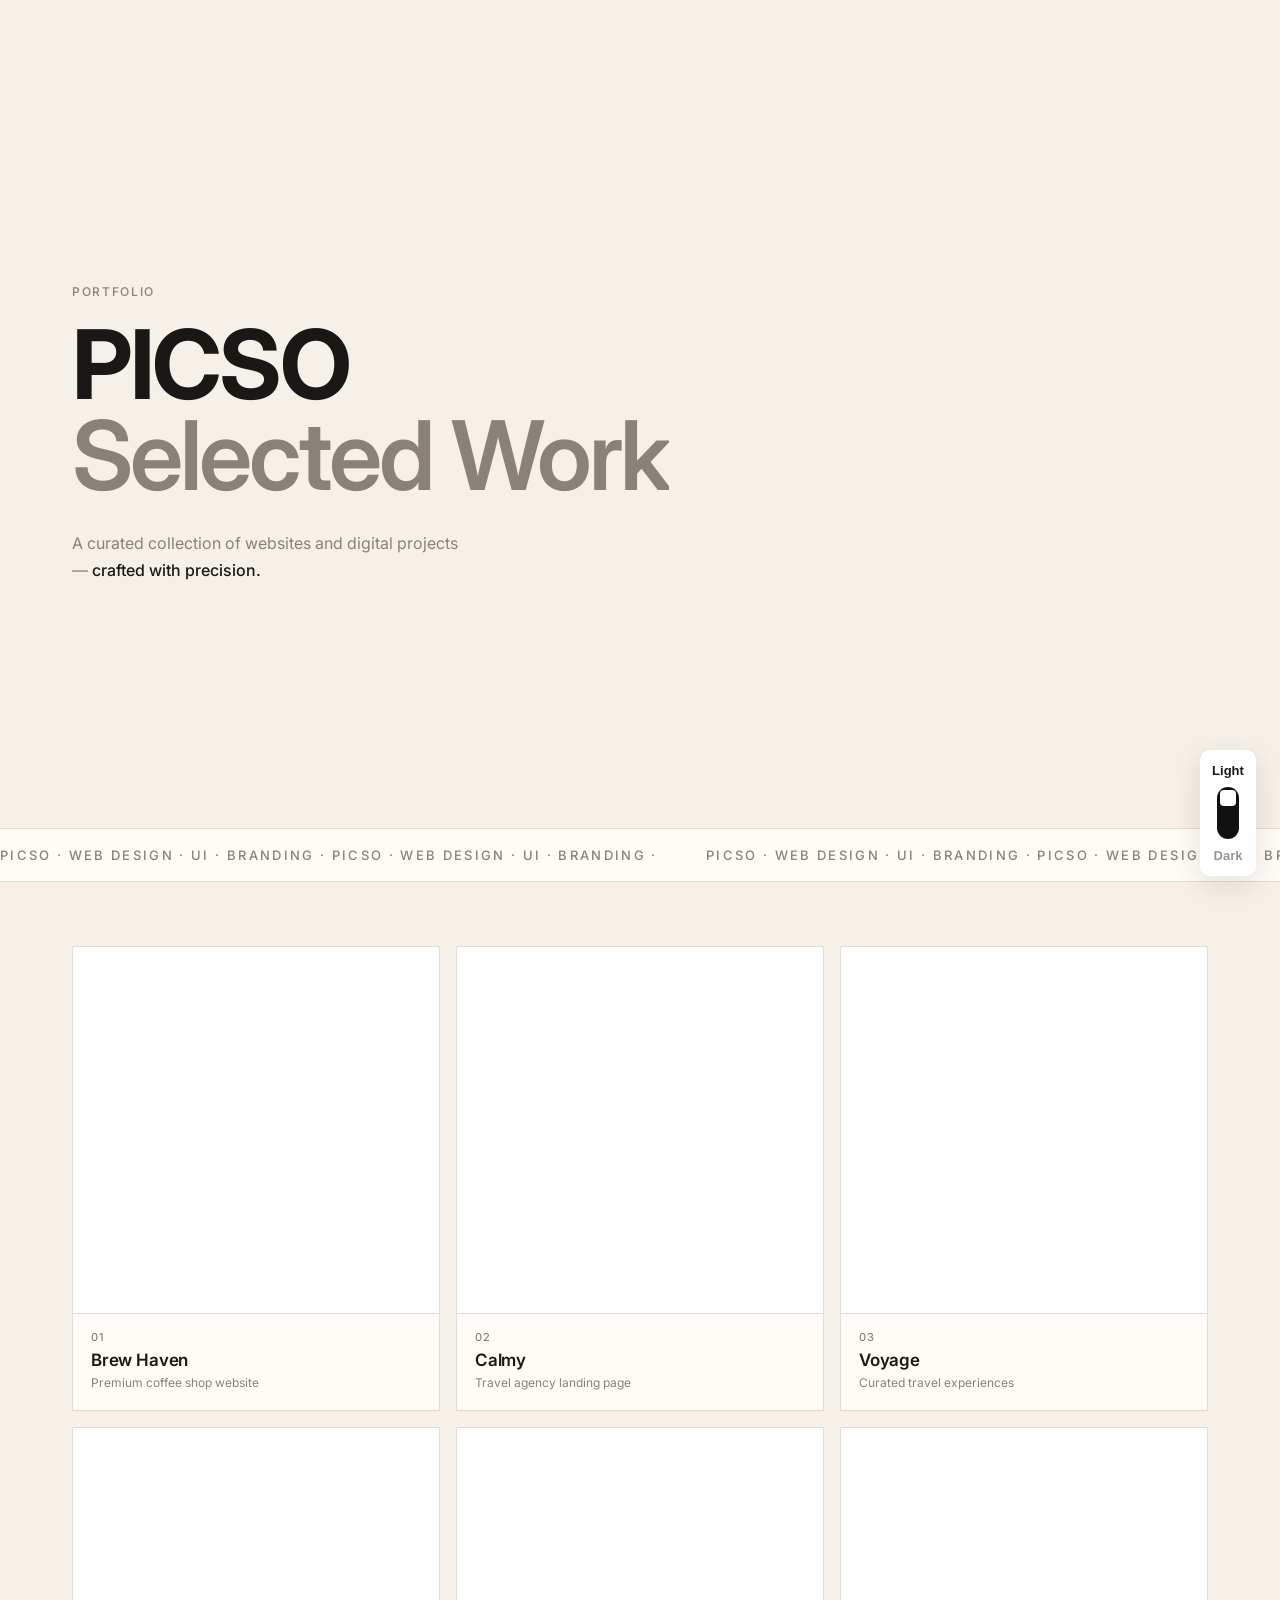
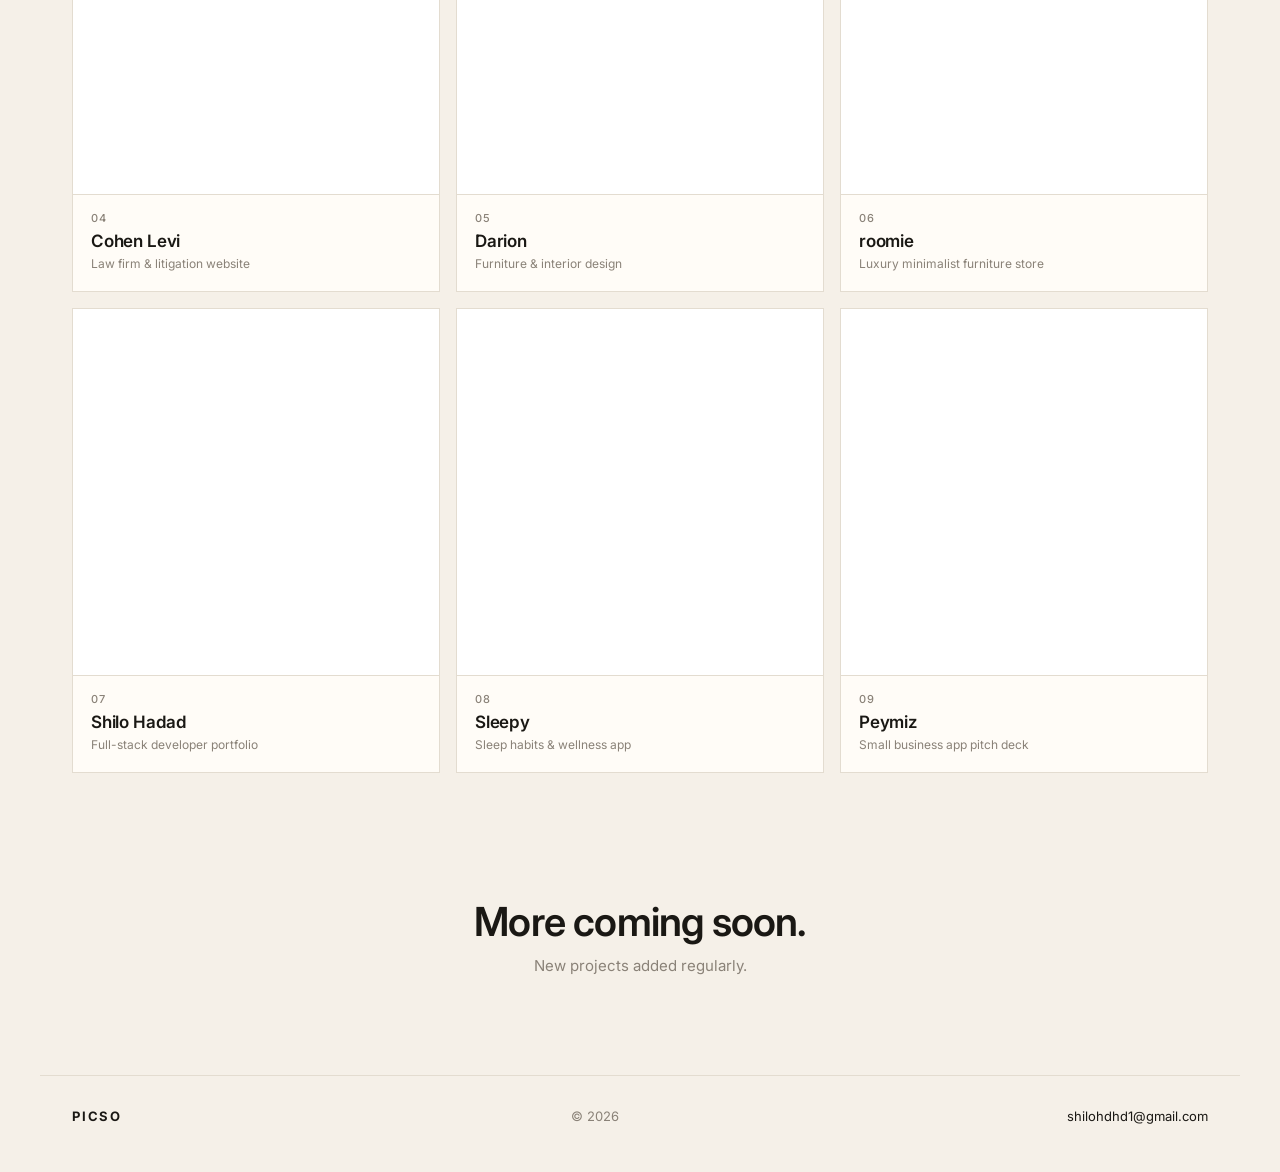
<file: index.html>
<!DOCTYPE html>
<html lang="en">
  <head>
    <meta charset="UTF-8" />
    <meta name="viewport" content="width=device-width, initial-scale=1.0" />
    <title>PICSO — Selected Work</title>
    <link rel="preconnect" href="https://fonts.googleapis.com" />
    <link rel="preconnect" href="https://fonts.gstatic.com" crossorigin />
    <link
      href="https://fonts.googleapis.com/css2?family=Inter:wght@400;500;600;700&display=swap"
      rel="stylesheet"
    />
    <link rel="stylesheet" href="./style.css" />
    <script>
      (function () {
        if (localStorage.getItem("picso-theme") === "dark") {
          document.documentElement.setAttribute("data-theme", "dark");
        }
      })();
    </script>
  </head>
  <body>
    <div class="scroll-progress" aria-hidden="true"></div>

    <nav class="nav">
      <a href="#" class="nav-logo">PICSO</a>
      <span class="nav-count"><span id="count">09</span> projects</span>
    </nav>

    <header class="hero" id="hero">
      <div class="hero-content">
        <p class="hero-label reveal">Portfolio</p>
        <h1 class="hero-title">
          <span class="line line-brand" data-split>PICSO</span>
          <span class="line line-sub"><span>Selected Work</span></span>
        </h1>
        <p class="hero-sub reveal">
          A curated collection of websites and digital projects —
          <em>crafted with precision.</em>
        </p>
      </div>
    </header>

    <section class="marquee-wrap reveal">
      <div class="marquee">
        <span>PICSO · WEB DESIGN · UI · BRANDING · PICSO · WEB DESIGN · UI · BRANDING ·</span>
        <span>PICSO · WEB DESIGN · UI · BRANDING · PICSO · WEB DESIGN · UI · BRANDING ·</span>
      </div>
    </section>

    <main class="grid">
      <a
        href="https://espressomusic.github.io/COFFEE/"
        class="tile reveal"
        data-index="01"
        target="_blank"
        rel="noopener noreferrer"
      >
        <div class="tile-glow"></div>
        <div class="tile-preview">
          <iframe
            data-src="https://espressomusic.github.io/COFFEE/"
            title="Brew Haven preview"
            tabindex="-1"
          ></iframe>
        </div>
        <div class="tile-info">
          <span class="tile-num">01</span>
          <h2>Brew Haven</h2>
          <p>Premium coffee shop website</p>
        </div>
      </a>

      <a
        href="https://espressomusic.github.io/CALMY/"
        class="tile reveal"
        data-index="02"
        target="_blank"
        rel="noopener noreferrer"
      >
        <div class="tile-glow"></div>
        <div class="tile-preview">
          <iframe
            data-src="https://espressomusic.github.io/CALMY/"
            title="Calmy preview"
            tabindex="-1"
          ></iframe>
        </div>
        <div class="tile-info">
          <span class="tile-num">02</span>
          <h2>Calmy</h2>
          <p>Travel agency landing page</p>
        </div>
      </a>

      <a
        href="https://espressomusic.github.io/TRAVEL-W-4/"
        class="tile reveal"
        data-index="03"
        target="_blank"
        rel="noopener noreferrer"
      >
        <div class="tile-glow"></div>
        <div class="tile-preview">
          <iframe
            data-src="https://espressomusic.github.io/TRAVEL-W-4/"
            title="Voyage preview"
            tabindex="-1"
          ></iframe>
        </div>
        <div class="tile-info">
          <span class="tile-num">03</span>
          <h2>Voyage</h2>
          <p>Curated travel experiences</p>
        </div>
      </a>

      <a
        href="https://espressomusic.github.io/LAWER-1/"
        class="tile reveal"
        data-index="04"
        target="_blank"
        rel="noopener noreferrer"
      >
        <div class="tile-glow"></div>
        <div class="tile-preview">
          <iframe
            data-src="https://espressomusic.github.io/LAWER-1/"
            title="Cohen Levi preview"
            tabindex="-1"
          ></iframe>
        </div>
        <div class="tile-info">
          <span class="tile-num">04</span>
          <h2>Cohen Levi</h2>
          <p>Law firm & litigation website</p>
        </div>
      </a>

      <a
        href="https://espressomusic.github.io/-1/"
        class="tile reveal"
        data-index="05"
        target="_blank"
        rel="noopener noreferrer"
      >
        <div class="tile-glow"></div>
        <div class="tile-preview">
          <iframe
            data-src="https://espressomusic.github.io/-1/"
            title="Darion preview"
            tabindex="-1"
          ></iframe>
        </div>
        <div class="tile-info">
          <span class="tile-num">05</span>
          <h2>Darion</h2>
          <p>Furniture & interior design</p>
        </div>
      </a>

      <a
        href="https://espressomusic.github.io/FURTUNE2/"
        class="tile reveal"
        data-index="06"
        target="_blank"
        rel="noopener noreferrer"
      >
        <div class="tile-glow"></div>
        <div class="tile-preview">
          <iframe
            data-src="https://espressomusic.github.io/FURTUNE2/"
            title="roomie preview"
            tabindex="-1"
          ></iframe>
        </div>
        <div class="tile-info">
          <span class="tile-num">06</span>
          <h2>roomie</h2>
          <p>Luxury minimalist furniture store</p>
        </div>
      </a>

      <a
        href="https://espressomusic.github.io/portfolio-Shilo/"
        class="tile reveal"
        data-index="07"
        target="_blank"
        rel="noopener noreferrer"
      >
        <div class="tile-glow"></div>
        <div class="tile-preview">
          <iframe
            data-src="https://espressomusic.github.io/portfolio-Shilo/"
            title="Shilo Hadad preview"
            tabindex="-1"
          ></iframe>
        </div>
        <div class="tile-info">
          <span class="tile-num">07</span>
          <h2>Shilo Hadad</h2>
          <p>Full-stack developer portfolio</p>
        </div>
      </a>

      <a
        href="https://espressomusic.github.io/Sleepy-App-Website/"
        class="tile reveal"
        data-index="08"
        target="_blank"
        rel="noopener noreferrer"
      >
        <div class="tile-glow"></div>
        <div class="tile-preview">
          <iframe
            data-src="https://espressomusic.github.io/Sleepy-App-Website/"
            title="Sleepy preview"
            tabindex="-1"
          ></iframe>
        </div>
        <div class="tile-info">
          <span class="tile-num">08</span>
          <h2>Sleepy</h2>
          <p>Sleep habits & wellness app</p>
        </div>
      </a>

      <a
        href="https://espressomusic.github.io/Showcase-Paymiz/peymiz-pitch/"
        class="tile reveal"
        data-index="09"
        target="_blank"
        rel="noopener noreferrer"
      >
        <div class="tile-glow"></div>
        <div class="tile-preview">
          <iframe
            data-src="https://espressomusic.github.io/Showcase-Paymiz/peymiz-pitch/"
            title="Peymiz preview"
            tabindex="-1"
          ></iframe>
        </div>
        <div class="tile-info">
          <span class="tile-num">09</span>
          <h2>Peymiz</h2>
          <p>Small business app pitch deck</p>
        </div>
      </a>
    </main>

    <section class="cta reveal">
      <h2>More coming soon.</h2>
      <p>New projects added regularly.</p>
    </section>

    <footer class="footer reveal">
      <p class="footer-brand">PICSO</p>
      <p>&copy; 2026</p>
      <a href="mailto:shilohdhd1@gmail.com">shilohdhd1@gmail.com</a>
    </footer>

    <button
      class="theme-toggle"
      id="themeToggle"
      type="button"
      aria-label="Switch between light and dark mode"
    >
      <span class="theme-label">Light</span>
      <span class="theme-track" aria-hidden="true">
        <span class="theme-thumb"></span>
      </span>
      <span class="theme-label">Dark</span>
    </button>

    <script src="./script.js"></script>
  </body>
</html>
</file>
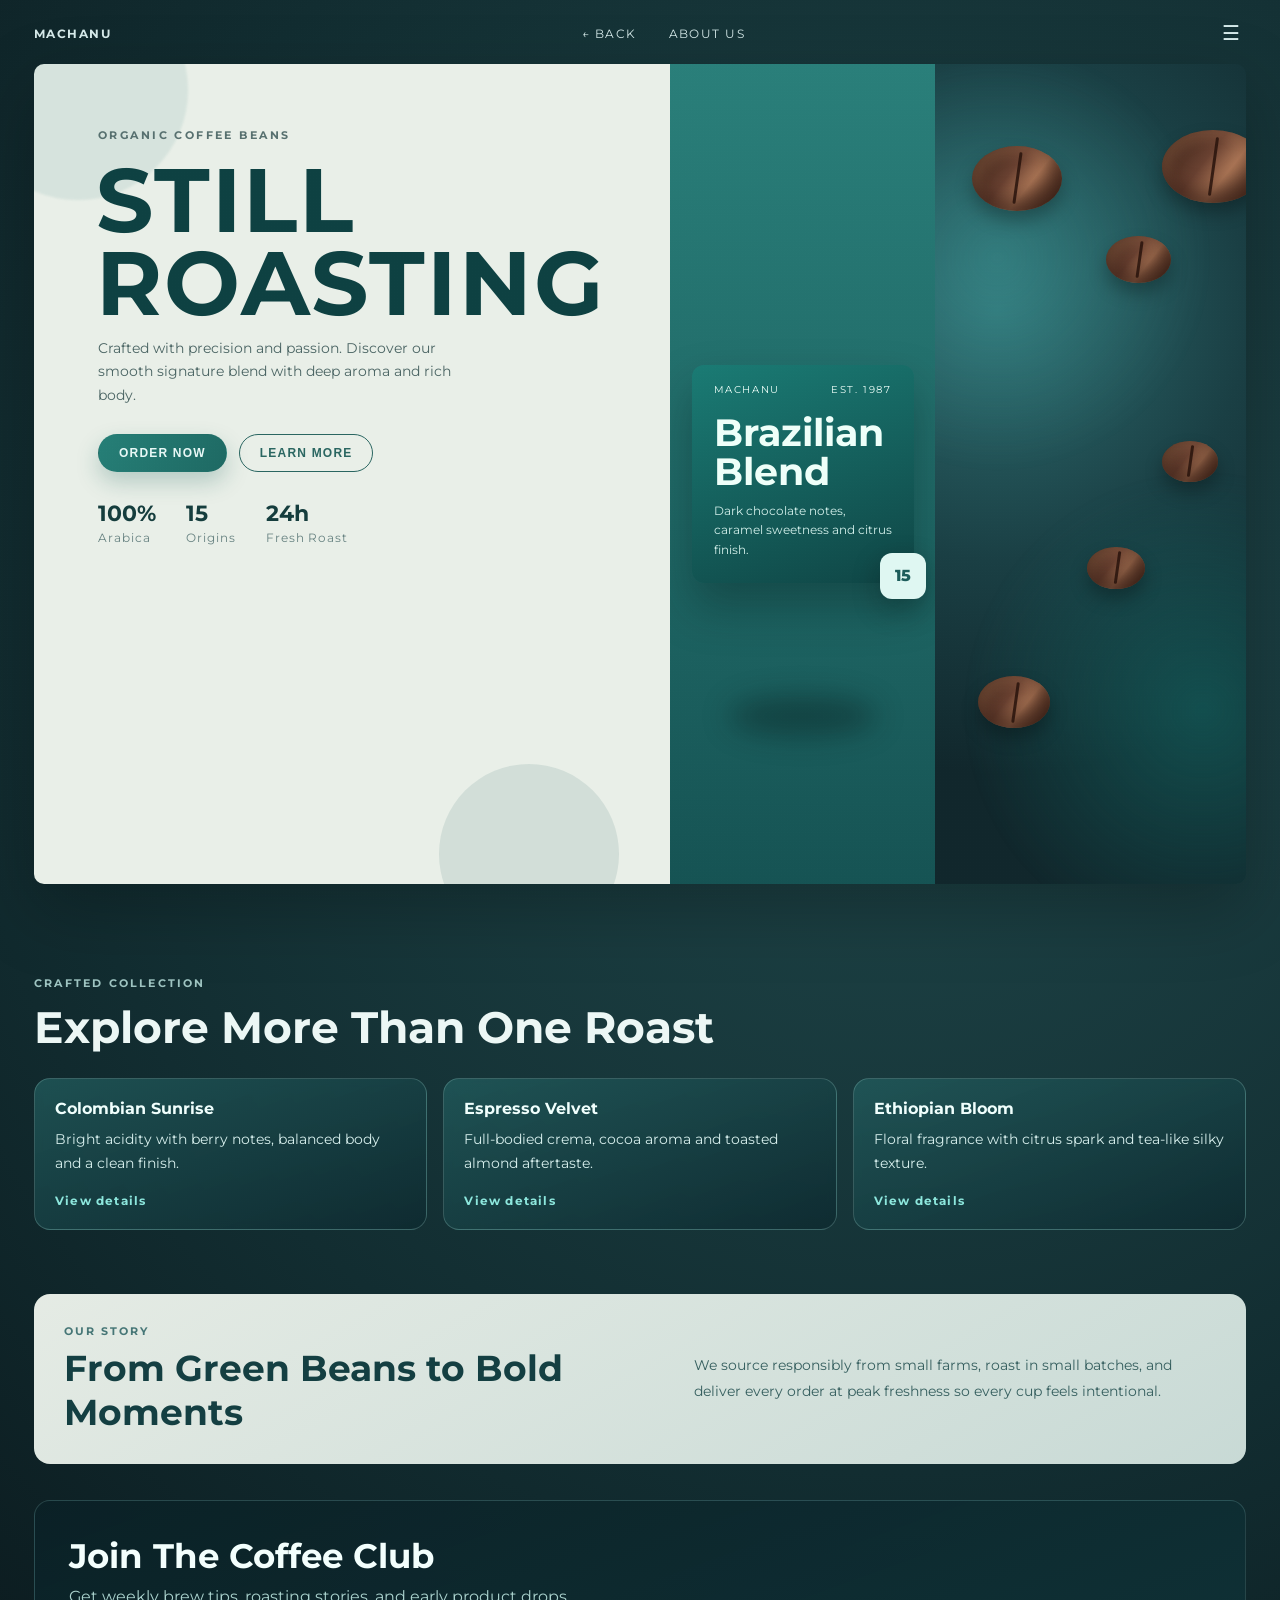
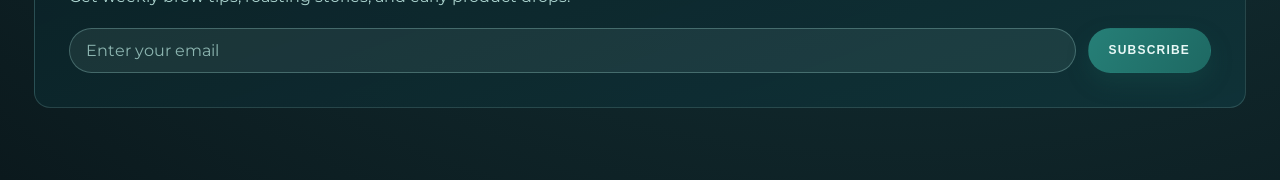
<file: coffee.html>
<!DOCTYPE html>
<html lang="en">
  <head>
    <meta charset="UTF-8" />
    <meta name="viewport" content="width=device-width, initial-scale=1.0" />
    <title>Still Roasting</title>
    <link rel="preconnect" href="https://fonts.googleapis.com" />
    <link rel="preconnect" href="https://fonts.gstatic.com" crossorigin />
    <link
      href="https://fonts.googleapis.com/css2?family=Montserrat:wght@400;500;600;700;800;900&display=swap"
      rel="stylesheet"
    />
    <link rel="stylesheet" href="./coffee.css" />
  </head>
  <body>
    <div class="grain"></div>
    <main class="hero" id="hero">
      <header class="topbar">
        <div class="brand">MACHANU</div>
        <nav class="nav">
          <a href="./index.html">← BACK</a>
          <a href="#">ABOUT US</a>
        </nav>
        <button class="menu-btn" aria-label="Open menu">☰</button>
      </header>

      <section class="content">
        <article class="left-panel">
          <p class="small-headline">ORGANIC COFFEE BEANS</p>
          <h1>STILL<br />ROASTING</h1>
          <p class="lead">
            Crafted with precision and passion. Discover our smooth signature
            blend with deep aroma and rich body.
          </p>
          <div class="cta-row">
            <button class="btn btn-primary">ORDER NOW</button>
            <button class="btn btn-ghost">LEARN MORE</button>
          </div>
          <div class="stats">
            <div>
              <strong>100%</strong>
              <span>Arabica</span>
            </div>
            <div>
              <strong>15</strong>
              <span>Origins</span>
            </div>
            <div>
              <strong>24h</strong>
              <span>Fresh Roast</span>
            </div>
          </div>
        </article>

        <article class="product-stage" aria-label="Product visual">
          <div class="card-shadow"></div>
          <div class="product-card">
            <div class="product-top">
              <span class="stamp">MACHANU</span>
              <span class="year">EST. 1987</span>
            </div>
            <h2>Brazilian<br />Blend</h2>
            <p>Dark chocolate notes, caramel sweetness and citrus finish.</p>
            <div class="badge">15</div>
          </div>
        </article>

        <article class="right-panel">
          <div class="background-glow"></div>
          <div class="bean bean-1"></div>
          <div class="bean bean-2"></div>
          <div class="bean bean-3"></div>
          <div class="bean bean-4"></div>
          <div class="bean bean-5"></div>
          <div class="bean bean-6"></div>
        </article>
      </section>
    </main>

    <section class="more-content">
      <div class="section-heading">
        <p>CRAFTED COLLECTION</p>
        <h3>Explore More Than One Roast</h3>
      </div>
      <div class="cards-grid">
        <article class="info-card">
          <h4>Colombian Sunrise</h4>
          <p>Bright acidity with berry notes, balanced body and a clean finish.</p>
          <a href="#">View details</a>
        </article>
        <article class="info-card">
          <h4>Espresso Velvet</h4>
          <p>Full-bodied crema, cocoa aroma and toasted almond aftertaste.</p>
          <a href="#">View details</a>
        </article>
        <article class="info-card">
          <h4>Ethiopian Bloom</h4>
          <p>Floral fragrance with citrus spark and tea-like silky texture.</p>
          <a href="#">View details</a>
        </article>
      </div>
    </section>

    <section class="story-strip">
      <div>
        <p class="kicker">OUR STORY</p>
        <h3>From Green Beans to Bold Moments</h3>
      </div>
      <p>
        We source responsibly from small farms, roast in small batches, and
        deliver every order at peak freshness so every cup feels intentional.
      </p>
    </section>

    <section class="newsletter">
      <h3>Join The Coffee Club</h3>
      <p>Get weekly brew tips, roasting stories, and early product drops.</p>
      <form class="newsletter-form">
        <input type="email" placeholder="Enter your email" />
        <button type="submit" class="btn btn-primary">SUBSCRIBE</button>
      </form>
    </section>

    <script src="./coffee.js"></script>
  </body>
</html>
</file>
<file: style.css>
:root {
  --bg: #f5f0e8;
  --surface: #fffcf7;
  --border: #e3dcd0;
  --text: #1a1814;
  --muted: #8a8278;
  --accent: #1a1814;
  --preview-width: 1280px;
  --nav-scrolled: rgba(245, 240, 232, 0.9);
  --glow: rgba(0, 0, 0, 0.05);
  --tile-hover-border: #cfc7bb;
  --tile-hover-shadow: rgba(26, 24, 20, 0.1);
  --tile-info-bg: linear-gradient(to top, rgba(255, 252, 247, 0.98) 70%, transparent);
  --tile-badge-bg: rgba(255, 252, 247, 0.92);
  --toggle-panel: #ffffff;
  --toggle-track: #111111;
  --toggle-thumb: #ffffff;
  --toggle-shadow: rgba(26, 24, 20, 0.12);
}

[data-theme="dark"] {
  --bg: #080808;
  --surface: #111111;
  --border: #222222;
  --text: #f2f2f2;
  --muted: #737373;
  --accent: #ffffff;
  --nav-scrolled: rgba(8, 8, 8, 0.88);
  --glow: rgba(255, 255, 255, 0.07);
  --tile-hover-border: #3a3a3a;
  --tile-hover-shadow: rgba(0, 0, 0, 0.5);
  --tile-info-bg: linear-gradient(to top, rgba(8, 8, 8, 0.98) 70%, transparent);
  --tile-badge-bg: rgba(8, 8, 8, 0.75);
  --toggle-panel: #141414;
  --toggle-track: #f2f2f2;
  --toggle-thumb: #111111;
  --toggle-shadow: rgba(0, 0, 0, 0.35);
}

* {
  box-sizing: border-box;
  margin: 0;
  padding: 0;
}

html {
  scroll-behavior: smooth;
}

body {
  min-height: 100vh;
  font-family: "Inter", system-ui, sans-serif;
  background: var(--bg);
  color: var(--text);
  -webkit-font-smoothing: antialiased;
  overflow-x: hidden;
  transition:
    background-color 0.35s ease,
    color 0.35s ease;
}

.scroll-progress {
  position: fixed;
  top: 0;
  left: 0;
  height: 2px;
  width: 0%;
  background: var(--accent);
  z-index: 100;
  transition: width 0.1s linear;
}

.nav {
  position: fixed;
  top: 0;
  left: 0;
  right: 0;
  z-index: 50;
  display: flex;
  justify-content: space-between;
  align-items: center;
  padding: 20px 32px;
  transform: translateY(-100%);
  opacity: 0;
  transition:
    transform 0.4s cubic-bezier(0.22, 1, 0.36, 1),
    opacity 0.4s ease,
    background 0.3s ease,
    backdrop-filter 0.3s ease;
}

.nav.visible {
  transform: translateY(0);
  opacity: 1;
}

.nav.scrolled {
  background: var(--nav-scrolled);
  backdrop-filter: blur(14px);
  border-bottom: 1px solid var(--border);
}

.nav-logo {
  font-size: 14px;
  font-weight: 700;
  letter-spacing: 0.14em;
  color: var(--text);
  text-decoration: none;
}

.nav-count {
  font-size: 12px;
  color: var(--muted);
  letter-spacing: 0.05em;
}

.hero {
  position: relative;
  z-index: 1;
  max-width: 1200px;
  margin: 0 auto;
  padding: 120px 32px 80px;
  min-height: 92vh;
  display: flex;
  align-items: center;
}

.hero-content {
  position: relative;
  z-index: 2;
  max-width: 760px;
}

.hero-label {
  font-size: 12px;
  font-weight: 500;
  letter-spacing: 0.14em;
  text-transform: uppercase;
  color: var(--muted);
  margin-bottom: 20px;
}

.hero-title {
  font-size: clamp(48px, 10vw, 96px);
  font-weight: 700;
  letter-spacing: -0.03em;
  line-height: 0.95;
}

.hero-title .line {
  display: block;
  overflow: hidden;
}

.hero-title .line-brand {
  display: block;
}

.hero-title .line-brand .char {
  display: inline-block;
  transform: translateY(115%) rotate(8deg);
  opacity: 0;
  animation: char-rise 1s cubic-bezier(0.22, 1, 0.36, 1) forwards;
}

.hero-title .line-sub span {
  display: inline-block;
  font-weight: 600;
  color: var(--muted);
  transform: translateY(110%);
  animation: slide-up 1.1s cubic-bezier(0.22, 1, 0.36, 1) 0.55s forwards;
}

.hero-sub {
  margin-top: 28px;
  font-size: 16px;
  font-weight: 400;
  color: var(--muted);
  max-width: 40ch;
  line-height: 1.7;
}

.hero-sub em {
  font-style: normal;
  font-weight: 500;
  color: var(--text);
}

.marquee-wrap {
  position: relative;
  z-index: 1;
  border-top: 1px solid var(--border);
  border-bottom: 1px solid var(--border);
  padding: 18px 0;
  overflow: hidden;
  background: var(--surface);
}

.marquee {
  display: flex;
  width: max-content;
  animation: marquee 22s linear infinite;
}

.marquee span {
  flex-shrink: 0;
  padding-right: 48px;
  font-size: 13px;
  font-weight: 500;
  letter-spacing: 0.18em;
  text-transform: uppercase;
  color: var(--muted);
  white-space: nowrap;
}

.grid {
  position: relative;
  z-index: 1;
  max-width: 1200px;
  margin: 0 auto;
  padding: 64px 32px;
  display: grid;
  grid-template-columns: repeat(3, minmax(0, 1fr));
  gap: 16px;
}

@media (max-width: 1024px) {
  .grid {
    grid-template-columns: repeat(2, minmax(0, 1fr));
    padding: 56px 24px;
  }
}

@media (max-width: 640px) {
  .grid {
    grid-template-columns: 1fr;
    padding: 48px 20px;
  }
}

.tile {
  display: flex;
  flex-direction: column;
  background: var(--surface);
  border: 1px solid var(--border);
  border-radius: 0;
  text-decoration: none;
  color: inherit;
  position: relative;
  overflow: hidden;
  content-visibility: auto;
  contain-intrinsic-size: 360px;
  transition:
    border-color 0.35s ease,
    box-shadow 0.35s ease,
    background-color 0.35s ease;
}

.tile-glow {
  position: absolute;
  inset: 0;
  background: radial-gradient(
    400px circle at var(--mouse-x, 50%) var(--mouse-y, 50%),
    var(--glow),
    transparent 40%
  );
  opacity: 0;
  transition: opacity 0.35s ease;
  pointer-events: none;
  z-index: 4;
}

.tile:hover .tile-glow {
  opacity: 1;
}

.tile:hover {
  border-color: var(--tile-hover-border);
  box-shadow: 0 20px 50px var(--tile-hover-shadow);
}

.tile-preview {
  position: relative;
  width: 100%;
  aspect-ratio: 1 / 1;
  overflow: hidden;
  background: #0c0c0c;
  flex-shrink: 0;
}

.tile-preview::before {
  content: "";
  position: absolute;
  inset: 0;
  background: linear-gradient(
    110deg,
    transparent 30%,
    rgba(255, 255, 255, 0.04) 50%,
    transparent 70%
  );
  z-index: 2;
  pointer-events: none;
  opacity: 1;
  transition: opacity 0.3s ease;
}

.tile-preview.loaded::before {
  opacity: 0;
}

.tile-preview iframe {
  position: absolute;
  top: 0;
  left: 0;
  width: var(--preview-width);
  height: 720px;
  border: 0;
  pointer-events: none;
  transform-origin: top left;
  background: #fff;
  content-visibility: auto;
}

.tile-info {
  position: relative;
  padding: 16px 18px 18px;
  background: var(--surface);
  z-index: 3;
  transition: background 0.35s ease;
  border-top: 1px solid var(--border);
}

.tile-num {
  display: block;
  font-size: 11px;
  font-weight: 500;
  color: var(--muted);
  letter-spacing: 0.08em;
  margin-bottom: 6px;
}

.tile h2 {
  font-size: 17px;
  font-weight: 600;
  letter-spacing: -0.01em;
  margin-bottom: 4px;
  transition: transform 0.35s cubic-bezier(0.22, 1, 0.36, 1);
}

.tile:hover h2 {
  transform: translateY(-2px);
}

.tile p {
  font-size: 12px;
  color: var(--muted);
  line-height: 1.5;
  transition: transform 0.35s cubic-bezier(0.22, 1, 0.36, 1);
}

.tile:hover p {
  transform: translateY(-2px);
}

.cta {
  position: relative;
  z-index: 1;
  max-width: 1200px;
  margin: 0 auto;
  padding: 60px 32px 100px;
  text-align: center;
}

.cta h2 {
  font-size: clamp(28px, 4vw, 40px);
  font-weight: 600;
  letter-spacing: -0.02em;
}

.cta p {
  margin-top: 10px;
  color: var(--muted);
  font-size: 15px;
}

.footer {
  position: relative;
  z-index: 1;
  max-width: 1200px;
  margin: 0 auto;
  padding: 32px 32px 48px;
  display: flex;
  justify-content: space-between;
  align-items: center;
  border-top: 1px solid var(--border);
  font-size: 13px;
  color: var(--muted);
}

.footer-brand {
  font-weight: 700;
  letter-spacing: 0.14em;
  color: var(--text);
}

.footer a {
  color: var(--text);
  text-decoration: none;
  transition: opacity 0.2s ease;
}

.footer a:hover {
  opacity: 0.5;
}

.reveal {
  opacity: 0;
  transform: translateY(40px);
  transition:
    opacity 0.7s cubic-bezier(0.22, 1, 0.36, 1),
    transform 0.7s cubic-bezier(0.22, 1, 0.36, 1);
}

.reveal.visible {
  opacity: 1;
  transform: translateY(0);
}

.tile.reveal.visible {
  transform: translateY(0) rotateX(0);
}

.tile.reveal {
  transform: translateY(60px) rotateX(8deg);
  transform-origin: center bottom;
}

@keyframes slide-up {
  to {
    transform: translateY(0);
  }
}

@keyframes char-rise {
  to {
    transform: translateY(0) rotate(0deg);
    opacity: 1;
  }
}

@keyframes marquee {
  from {
    transform: translateX(0);
  }
  to {
    transform: translateX(-50%);
  }
}

.theme-toggle {
  position: fixed;
  right: 24px;
  bottom: 24px;
  z-index: 60;
  width: 56px;
  padding: 14px 10px;
  border: 0;
  border-radius: 10px;
  background: var(--toggle-panel);
  box-shadow: 0 8px 28px var(--toggle-shadow);
  display: flex;
  flex-direction: column;
  align-items: center;
  gap: 10px;
  cursor: pointer;
  transition:
    background-color 0.35s ease,
    box-shadow 0.35s ease,
    transform 0.25s ease;
}

.theme-toggle:hover {
  transform: translateY(-2px);
}

.theme-toggle:active {
  transform: translateY(0);
}

.theme-label {
  font-size: 13px;
  font-weight: 700;
  color: var(--text);
  line-height: 1;
  transition: color 0.35s ease, opacity 0.25s ease;
}

.theme-track {
  position: relative;
  width: 22px;
  height: 52px;
  border-radius: 999px;
  background: var(--toggle-track);
  display: block;
  transition: background-color 0.35s ease;
}

.theme-thumb {
  position: absolute;
  top: 3px;
  left: 3px;
  width: 16px;
  height: 16px;
  border-radius: 4px;
  background: var(--toggle-thumb);
  transition:
    transform 0.35s cubic-bezier(0.22, 1, 0.36, 1),
    background-color 0.35s ease;
}

[data-theme="dark"] .theme-thumb {
  transform: translateY(30px);
}

[data-theme="dark"] .theme-label:first-child {
  opacity: 0.45;
}

[data-theme="dark"] .theme-label:last-child {
  opacity: 1;
}

html:not([data-theme="dark"]) .theme-label:first-child {
  opacity: 1;
}

html:not([data-theme="dark"]) .theme-label:last-child {
  opacity: 0.45;
}

@media (max-width: 640px) {
  .hero {
    padding: 100px 20px 80px;
    min-height: 80vh;
  }

  .nav {
    padding: 16px 20px;
  }

  .footer {
    flex-direction: column;
    gap: 10px;
    text-align: center;
    padding: 32px 20px 48px;
  }

  .theme-toggle {
    right: 16px;
    bottom: 16px;
  }
}

@media (prefers-reduced-motion: reduce) {
  *,
  *::before,
  *::after {
    animation: none !important;
    transition: none !important;
  }

  .reveal {
    opacity: 1;
    transform: none;
  }

  .hero-title .line span {
    transform: none;
  }

  .hero-title .line-brand .char {
    transform: none;
    opacity: 1;
  }

  .nav {
    transform: none;
    opacity: 1;
  }
}
</file>
<file: coffee.css>
:root {
  --ink: #0c2f2e;
  --ink-soft: #1e4c4b;
  --accent: #2f8f88;
  --cream: #e9efe8;
  --deep: #102729;
  --shadow: rgba(1, 15, 16, 0.45);
}

* {
  box-sizing: border-box;
}

html,
body {
  margin: 0;
  min-height: 100%;
  font-family: "Montserrat", sans-serif;
  background: radial-gradient(circle at 70% 35%, #20484b 0%, #122d31 58%, #0b191d 100%);
  color: var(--ink);
  overflow-x: hidden;
  scroll-behavior: smooth;
}

.grain {
  position: fixed;
  inset: 0;
  pointer-events: none;
  background-image: radial-gradient(rgba(255, 255, 255, 0.06) 1px, transparent 1px);
  background-size: 3px 3px;
  opacity: 0.1;
  z-index: 10;
  animation: grain-move 6s steps(8) infinite;
}

.hero {
  min-height: 100vh;
  padding: 20px 34px;
  position: relative;
}

.more-content,
.story-strip,
.newsletter {
  position: relative;
  z-index: 1;
}

.more-content {
  padding: 72px 34px 28px;
}

.section-heading p {
  margin: 0;
  color: #9ec4c1;
  font-size: 11px;
  letter-spacing: 0.2em;
  font-weight: 700;
}

.section-heading h3 {
  margin: 10px 0 24px;
  color: #ecf7f5;
  font-size: clamp(28px, 4vw, 44px);
}

.cards-grid {
  display: grid;
  grid-template-columns: repeat(3, minmax(0, 1fr));
  gap: 16px;
}

.info-card {
  background: linear-gradient(160deg, rgba(35, 95, 96, 0.72), rgba(14, 42, 48, 0.85));
  border: 1px solid rgba(167, 217, 212, 0.25);
  border-radius: 16px;
  padding: 20px;
  color: #d7efed;
  backdrop-filter: blur(4px);
  transition: transform 0.25s ease, border-color 0.25s ease;
}

.info-card:hover {
  transform: translateY(-4px);
  border-color: rgba(194, 238, 234, 0.46);
}

.info-card h4 {
  margin: 0 0 10px;
  color: #f0fffd;
}

.info-card p {
  margin: 0 0 14px;
  line-height: 1.7;
  font-size: 14px;
}

.info-card a {
  color: #8de7dd;
  text-decoration: none;
  font-weight: 700;
  font-size: 12px;
  letter-spacing: 0.1em;
}

.story-strip {
  margin: 36px 34px 0;
  background: linear-gradient(150deg, rgba(233, 239, 232, 0.98), rgba(214, 231, 226, 0.93));
  border-radius: 16px;
  padding: 30px;
  display: flex;
  justify-content: space-between;
  gap: 24px;
  align-items: center;
}

.kicker {
  margin: 0;
  font-size: 11px;
  letter-spacing: 0.18em;
  font-weight: 700;
  color: #467676;
}

.story-strip h3 {
  margin: 8px 0 0;
  font-size: clamp(24px, 3vw, 36px);
  color: #143f42;
}

.story-strip > p {
  margin: 0;
  max-width: 58ch;
  color: #365f5f;
  line-height: 1.8;
  font-size: 14px;
}

.newsletter {
  margin: 36px 34px 72px;
  padding: 34px;
  border-radius: 16px;
  background: linear-gradient(160deg, rgba(11, 33, 38, 0.95), rgba(16, 52, 58, 0.88));
  border: 1px solid rgba(168, 227, 220, 0.18);
  color: #d9f1ee;
}

.newsletter h3 {
  margin: 0 0 10px;
  color: #f3fffd;
  font-size: clamp(24px, 3vw, 34px);
}

.newsletter p {
  margin: 0 0 22px;
  color: #abd3ce;
}

.newsletter-form {
  display: flex;
  gap: 12px;
}

.newsletter-form input {
  flex: 1;
  border-radius: 999px;
  border: 1px solid rgba(177, 236, 229, 0.28);
  background: rgba(202, 234, 229, 0.08);
  color: #f3fffd;
  padding: 12px 16px;
  font: inherit;
}

.newsletter-form input::placeholder {
  color: #8cb5b0;
}

.topbar {
  display: flex;
  align-items: center;
  justify-content: space-between;
  color: #d4e8e8;
  letter-spacing: 0.12em;
  font-size: 12px;
}

.brand {
  font-weight: 700;
}

.nav {
  display: flex;
  gap: 32px;
}

.nav a {
  color: inherit;
  text-decoration: none;
  transition: opacity 0.2s ease;
}

.nav a:hover {
  opacity: 0.75;
}

.menu-btn {
  border: 0;
  color: #d4e8e8;
  background: transparent;
  font-size: 20px;
  cursor: pointer;
}

.content {
  margin-top: 18px;
  display: grid;
  grid-template-columns: 1.25fr 0.85fr 1fr;
  border-radius: 10px;
  overflow: hidden;
  min-height: calc(100vh - 80px);
  box-shadow: 0 25px 70px rgba(0, 0, 0, 0.25);
}

.left-panel {
  background: var(--cream);
  padding: clamp(30px, 5vw, 64px);
  position: relative;
  isolation: isolate;
}

.left-panel::before,
.left-panel::after {
  content: "";
  position: absolute;
  border-radius: 999px;
  z-index: -1;
}

.left-panel::before {
  width: 220px;
  height: 220px;
  background: rgba(48, 130, 125, 0.1);
  top: -84px;
  left: -66px;
  filter: blur(1px);
}

.left-panel::after {
  width: 180px;
  height: 180px;
  background: rgba(44, 102, 99, 0.12);
  right: 8%;
  bottom: -60px;
}

.small-headline {
  margin: 0;
  color: #57706f;
  font-size: 11px;
  letter-spacing: 0.22em;
  font-weight: 700;
}

h1 {
  margin: 16px 0 12px;
  color: #0e4142;
  font-size: clamp(46px, 7vw, 90px);
  line-height: 0.93;
  letter-spacing: 0.02em;
  transform: translateX(-2px);
}

.lead {
  max-width: 42ch;
  margin: 0 0 26px;
  color: #4a6463;
  font-size: 14px;
  line-height: 1.7;
}

.cta-row {
  display: flex;
  gap: 12px;
}

.btn {
  border-radius: 999px;
  border: 1px solid transparent;
  font-weight: 700;
  font-size: 12px;
  letter-spacing: 0.1em;
  padding: 11px 20px;
  cursor: pointer;
  transition: transform 0.25s ease, box-shadow 0.25s ease, background 0.25s ease;
}

.btn:hover {
  transform: translateY(-2px);
}

.btn-primary {
  background: linear-gradient(120deg, #267f77, #1e6963);
  color: #e8f8f6;
  box-shadow: 0 10px 22px rgba(25, 95, 88, 0.25);
}

.btn-primary:hover {
  box-shadow: 0 16px 28px rgba(25, 95, 88, 0.32);
}

.btn-ghost {
  color: #2a6661;
  border-color: #2a6661;
  background: transparent;
}

.stats {
  margin-top: 28px;
  display: flex;
  gap: 30px;
}

.stats strong {
  display: block;
  color: #153d3d;
  font-size: 22px;
}

.stats span {
  color: #678281;
  font-size: 12px;
  letter-spacing: 0.08em;
}

.product-stage {
  position: relative;
  background: linear-gradient(180deg, rgba(44, 135, 129, 0.9), rgba(21, 86, 86, 0.88));
  display: grid;
  place-items: center;
  overflow: hidden;
}

.product-stage::before {
  content: "";
  position: absolute;
  width: 170%;
  aspect-ratio: 1;
  background: radial-gradient(circle, rgba(255, 255, 255, 0.28) 0%, rgba(255, 255, 255, 0) 62%);
  top: -68%;
  left: -52%;
  transform: rotate(12deg);
}

.card-shadow {
  position: absolute;
  width: 56%;
  height: 40px;
  background: rgba(5, 18, 19, 0.35);
  filter: blur(14px);
  bottom: 18%;
  border-radius: 50%;
}

.product-card {
  position: relative;
  width: min(84%, 290px);
  padding: 18px 22px 24px;
  border-radius: 12px;
  color: #eefff9;
  background: linear-gradient(160deg, rgba(26, 123, 116, 0.98), rgba(14, 67, 67, 0.93));
  box-shadow: 0 24px 45px rgba(7, 25, 27, 0.34);
  transform-style: preserve-3d;
  animation: product-float 5s ease-in-out infinite;
}

.product-top {
  display: flex;
  justify-content: space-between;
  align-items: center;
  font-size: 10px;
  letter-spacing: 0.16em;
}

.product-card h2 {
  margin: 18px 0 10px;
  line-height: 1;
  font-size: clamp(26px, 3vw, 40px);
}

.product-card p {
  margin: 0;
  font-size: 12px;
  line-height: 1.6;
  max-width: 24ch;
  color: #d2efea;
}

.badge {
  position: absolute;
  right: -12px;
  bottom: -16px;
  background: #dff7f2;
  color: #1d5d5b;
  font-weight: 800;
  width: 46px;
  height: 46px;
  border-radius: 12px;
  display: grid;
  place-items: center;
  box-shadow: 0 10px 28px rgba(2, 12, 13, 0.3);
}

.right-panel {
  position: relative;
  overflow: hidden;
  background: radial-gradient(circle at 20% 30%, #2e6d70 0%, #1a3f44 40%, #11272c 74%);
}

.background-glow {
  position: absolute;
  inset: -10%;
  background:
    radial-gradient(circle at 25% 28%, rgba(80, 205, 200, 0.24), transparent 28%),
    radial-gradient(circle at 80% 74%, rgba(20, 107, 103, 0.58), transparent 30%);
  filter: blur(4px);
}

.bean {
  --size: 60px;
  position: absolute;
  width: var(--size);
  height: calc(var(--size) * 0.72);
  border-radius: 50%;
  background:
    linear-gradient(128deg, #2f1b11 0%, #694131 42%, #ac7656 62%, #44271b 100%);
  box-shadow:
    inset -10px -12px 18px rgba(36, 17, 11, 0.6),
    inset 7px 7px 12px rgba(235, 170, 123, 0.2),
    0 10px 18px rgba(0, 0, 0, 0.28);
}

.bean::after {
  content: "";
  position: absolute;
  left: 49%;
  top: 10%;
  width: 3px;
  height: 80%;
  border-radius: 99px;
  background: rgba(40, 19, 12, 0.85);
  transform: rotate(8deg);
}

.bean-1 {
  --size: 90px;
  top: 10%;
  left: 12%;
  animation: drift-1 7s ease-in-out infinite alternate;
}

.bean-2 {
  --size: 65px;
  top: 21%;
  right: 24%;
  animation: drift-2 8s ease-in-out infinite alternate;
}

.bean-3 {
  --size: 56px;
  top: 46%;
  right: 9%;
  animation: drift-3 6.2s ease-in-out infinite alternate;
}

.bean-4 {
  --size: 72px;
  bottom: 19%;
  left: 14%;
  animation: drift-4 9s ease-in-out infinite alternate;
}

.bean-5 {
  --size: 58px;
  bottom: 36%;
  left: 49%;
  animation: drift-5 7.4s ease-in-out infinite alternate;
}

.bean-6 {
  --size: 102px;
  right: -18px;
  top: 8%;
  animation: drift-6 9.5s ease-in-out infinite alternate;
}

@keyframes drift-1 {
  from {
    transform: rotate(-16deg) translate3d(0, 0, 0);
  }
  to {
    transform: rotate(-2deg) translate3d(10px, -12px, 0);
  }
}

@keyframes drift-2 {
  from {
    transform: rotate(26deg) translate3d(0, 0, 0);
  }
  to {
    transform: rotate(11deg) translate3d(-9px, 10px, 0);
  }
}

@keyframes drift-3 {
  from {
    transform: rotate(-28deg) translate3d(0, 0, 0);
  }
  to {
    transform: rotate(-12deg) translate3d(8px, -14px, 0);
  }
}

@keyframes drift-4 {
  from {
    transform: rotate(14deg) translate3d(0, 0, 0);
  }
  to {
    transform: rotate(34deg) translate3d(-12px, 8px, 0);
  }
}

@keyframes drift-5 {
  from {
    transform: rotate(-12deg) translate3d(0, 0, 0);
  }
  to {
    transform: rotate(9deg) translate3d(10px, -9px, 0);
  }
}

@keyframes drift-6 {
  from {
    transform: rotate(22deg) translate3d(0, 0, 0);
  }
  to {
    transform: rotate(-4deg) translate3d(-11px, 14px, 0);
  }
}

@keyframes grain-move {
  0% {
    transform: translate(0, 0);
  }
  25% {
    transform: translate(1%, -1%);
  }
  50% {
    transform: translate(-1%, 1%);
  }
  75% {
    transform: translate(1%, 1%);
  }
  100% {
    transform: translate(0, 0);
  }
}

@keyframes product-float {
  0%,
  100% {
    transform: translateY(0) rotateY(-9deg) rotateX(5deg);
  }
  50% {
    transform: translateY(-10px) rotateY(-3deg) rotateX(7deg);
  }
}

@media (max-width: 1080px) {
  .content {
    grid-template-columns: 1fr;
    min-height: auto;
  }

  .left-panel,
  .product-stage,
  .right-panel {
    min-height: 34vh;
  }

  .right-panel {
    min-height: 32vh;
  }

  .cards-grid {
    grid-template-columns: 1fr;
  }

  .story-strip {
    flex-direction: column;
    align-items: flex-start;
  }

  .newsletter-form {
    flex-direction: column;
  }
}

@media (prefers-reduced-motion: reduce) {
  *,
  *::before,
  *::after {
    animation: none !important;
    transition: none !important;
  }
}
</file>
